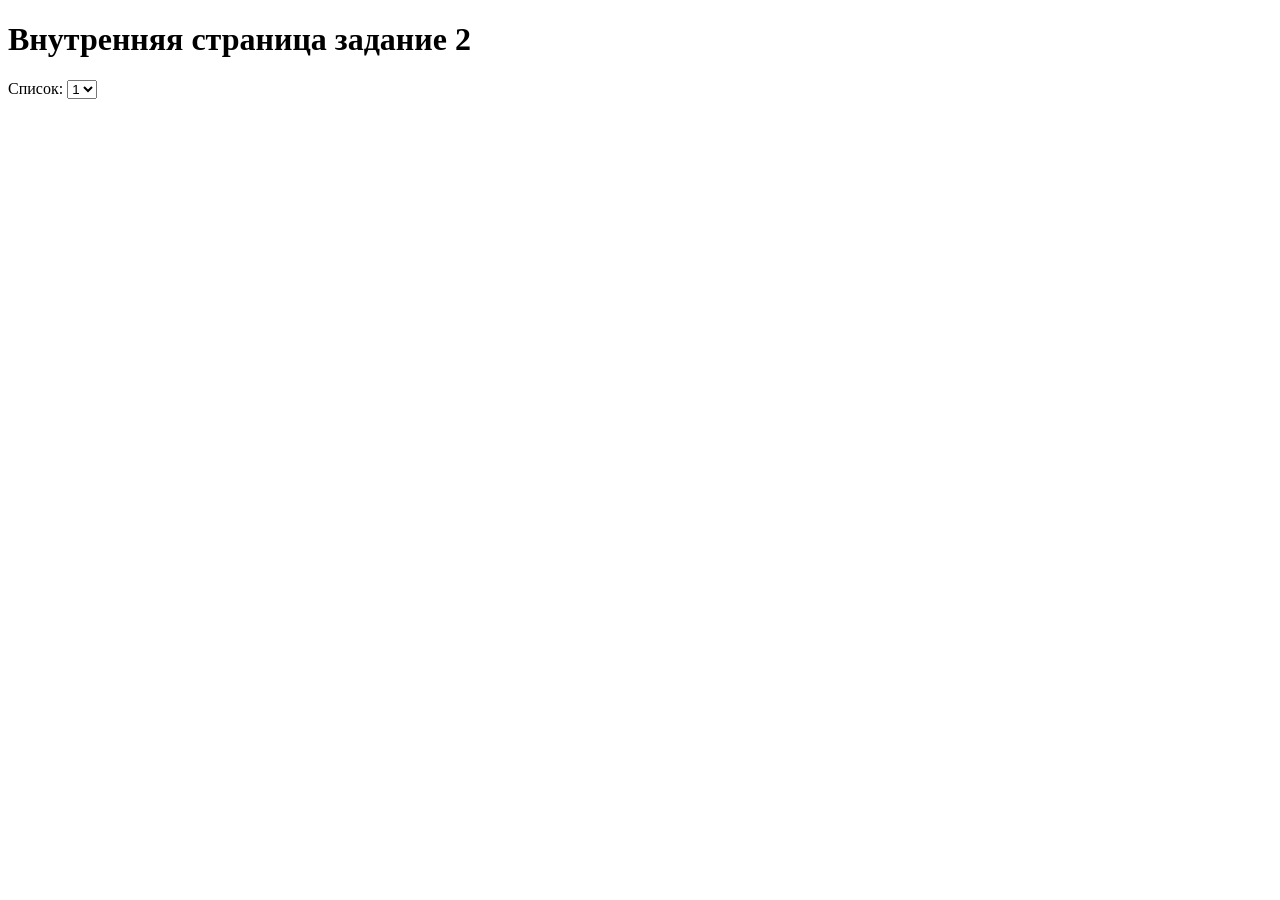
<file: index.html>
<!DOCTYPE html>
<html lang="ru">
<head>
    <meta charset="UTF-8">
    <meta name="viewport" content="width=device-width, initial-scale=1.0">
    <title>Внутренняя страница</title>
</head>
<body>
    <h1>Внутренняя страница задание 2</h1>
        <label>
            Список:
            <select name="choose" id="choose">
                <option value="">1</option>
                <option value="">2</option>
                <option value="">3</option>
                <option value="">4</option>
                <option value="">5</option>
            </select><br>
        </label>
</body>
</html>
</file>
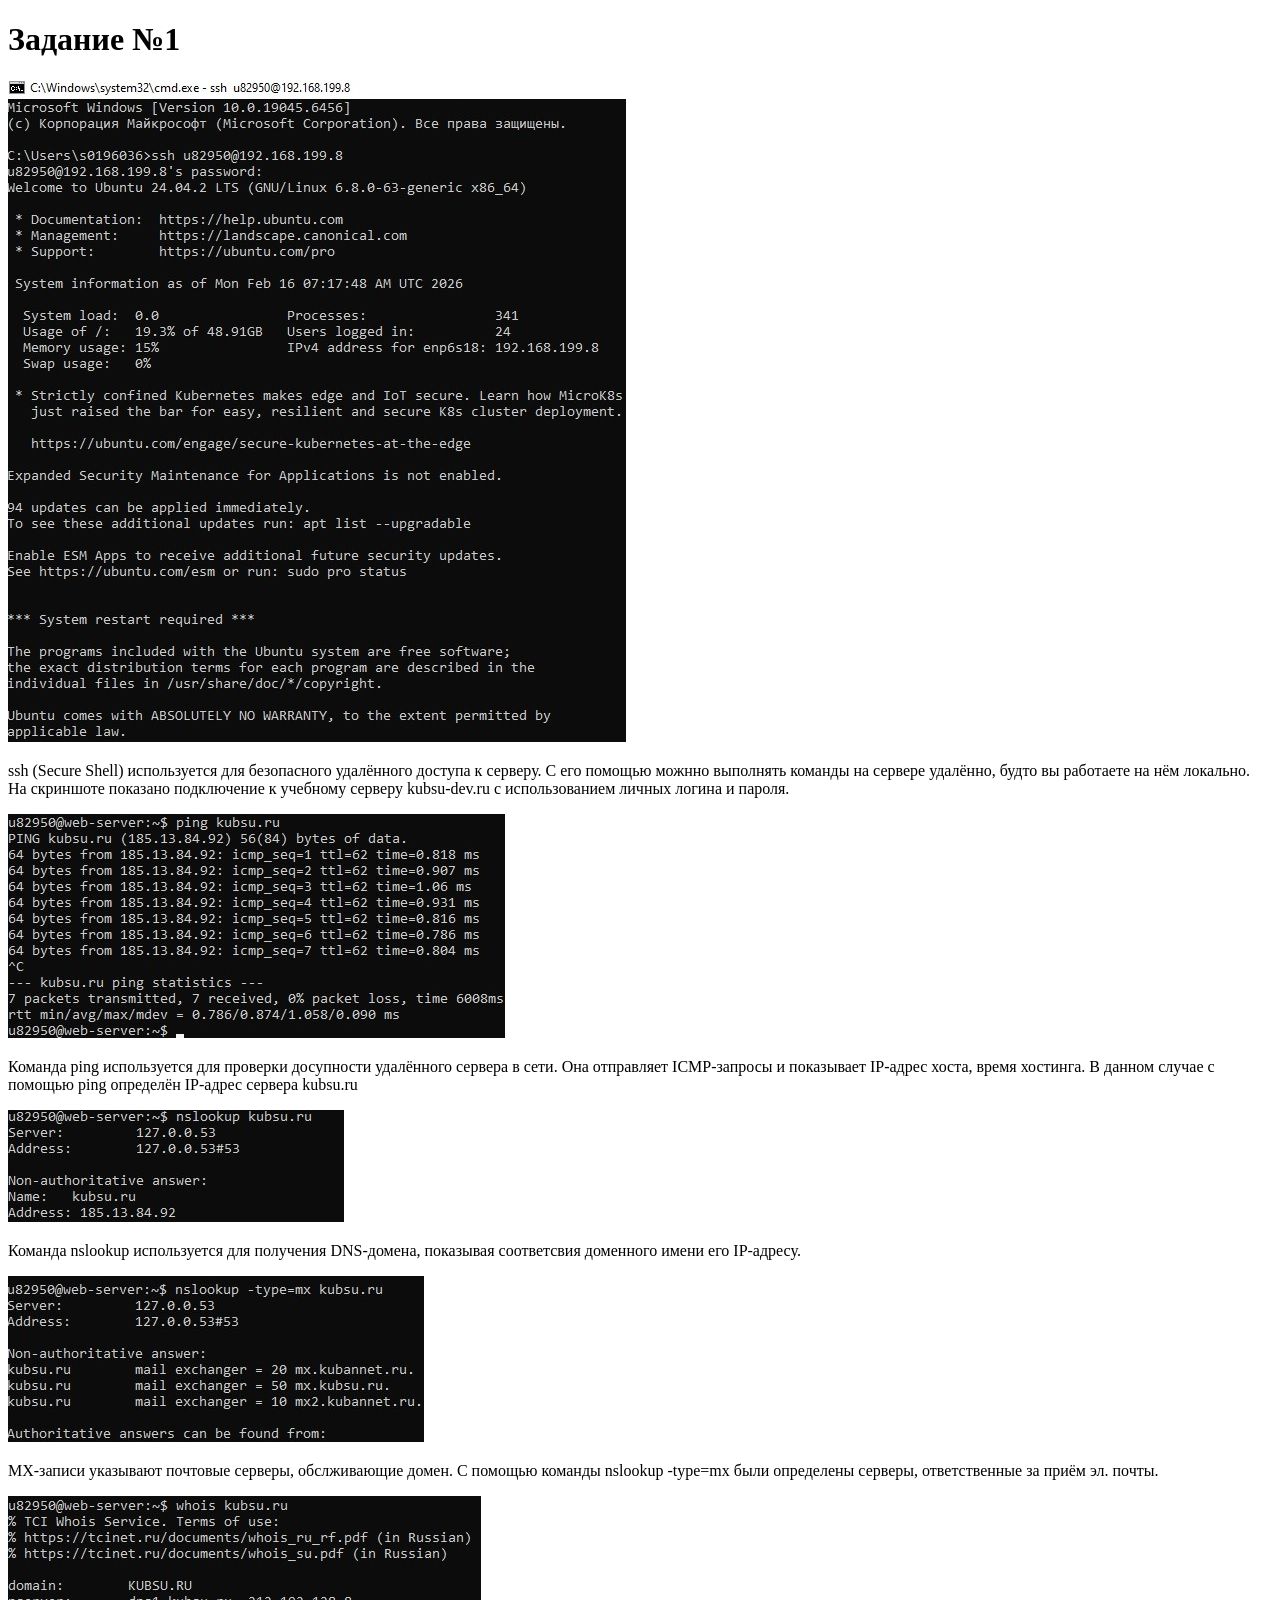
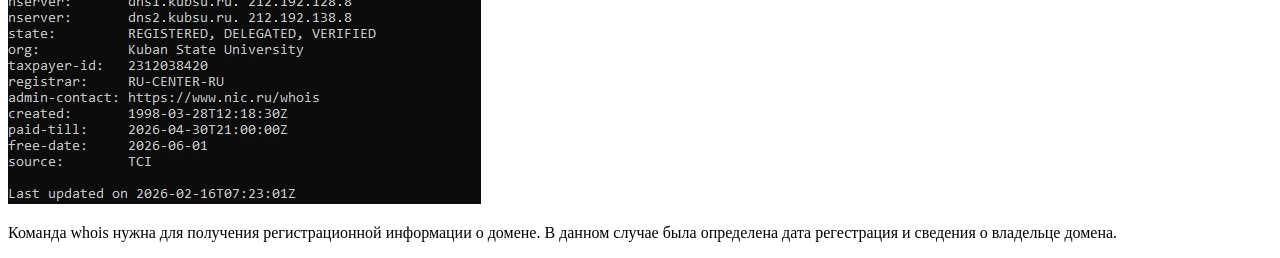
<file: lab1/index.html>
<!DOCTYPE html>
<html lang="en">
<head>
    <meta charset="UTF-8">
    <meta name="viewport" content="width=device-width, initial-scale=1.0">
    <title>Document</title>
</head>
<body>
    <h1>Задание №1</h1>
    <p><img src="1.jpg" alt=""></p>
    <p> ssh (Secure Shell) используется для безопасного удалённого доступа к серверу. 
        С его помощью можнно выполнять команды на сервере удалённо, будто вы работаете на нём локально. 
        На скриншоте показано подключение к учебному серверу kubsu-dev.ru с использованием личных логина и пароля.</p>
    <p><img src="2.jpg" alt=""></p>
      <p> Команда ping используется для проверки досупности удалённого сервера в сети.
        Она отправляет ICMP-запросы и показывает IP-адрес хоста, время хостинга.
        В данном случае с помощью ping определён IP-адрес сервера kubsu.ru </p>
    <p><img src="3.jpg" alt=""></p>
    <p> Команда nslookup используется для получения DNS-домена, показывая соответсвия доменного имени его IP-адресу.</p>
    <p><img src="4.jpg" alt=""></p>
    <p> MX-записи указывают почтовые серверы, обслживающие домен. 
        С помощью команды nslookup -type=mx были определены серверы, ответственные за приём эл. почты.    </p>
    <img src="5.jpg" alt="">
    <p> Команда whois нужна для получения регистрационной информации о домене. 
        В данном случае была определена дата регестрация и сведения о владельце домена.</p>
</body>
</html>
</file>
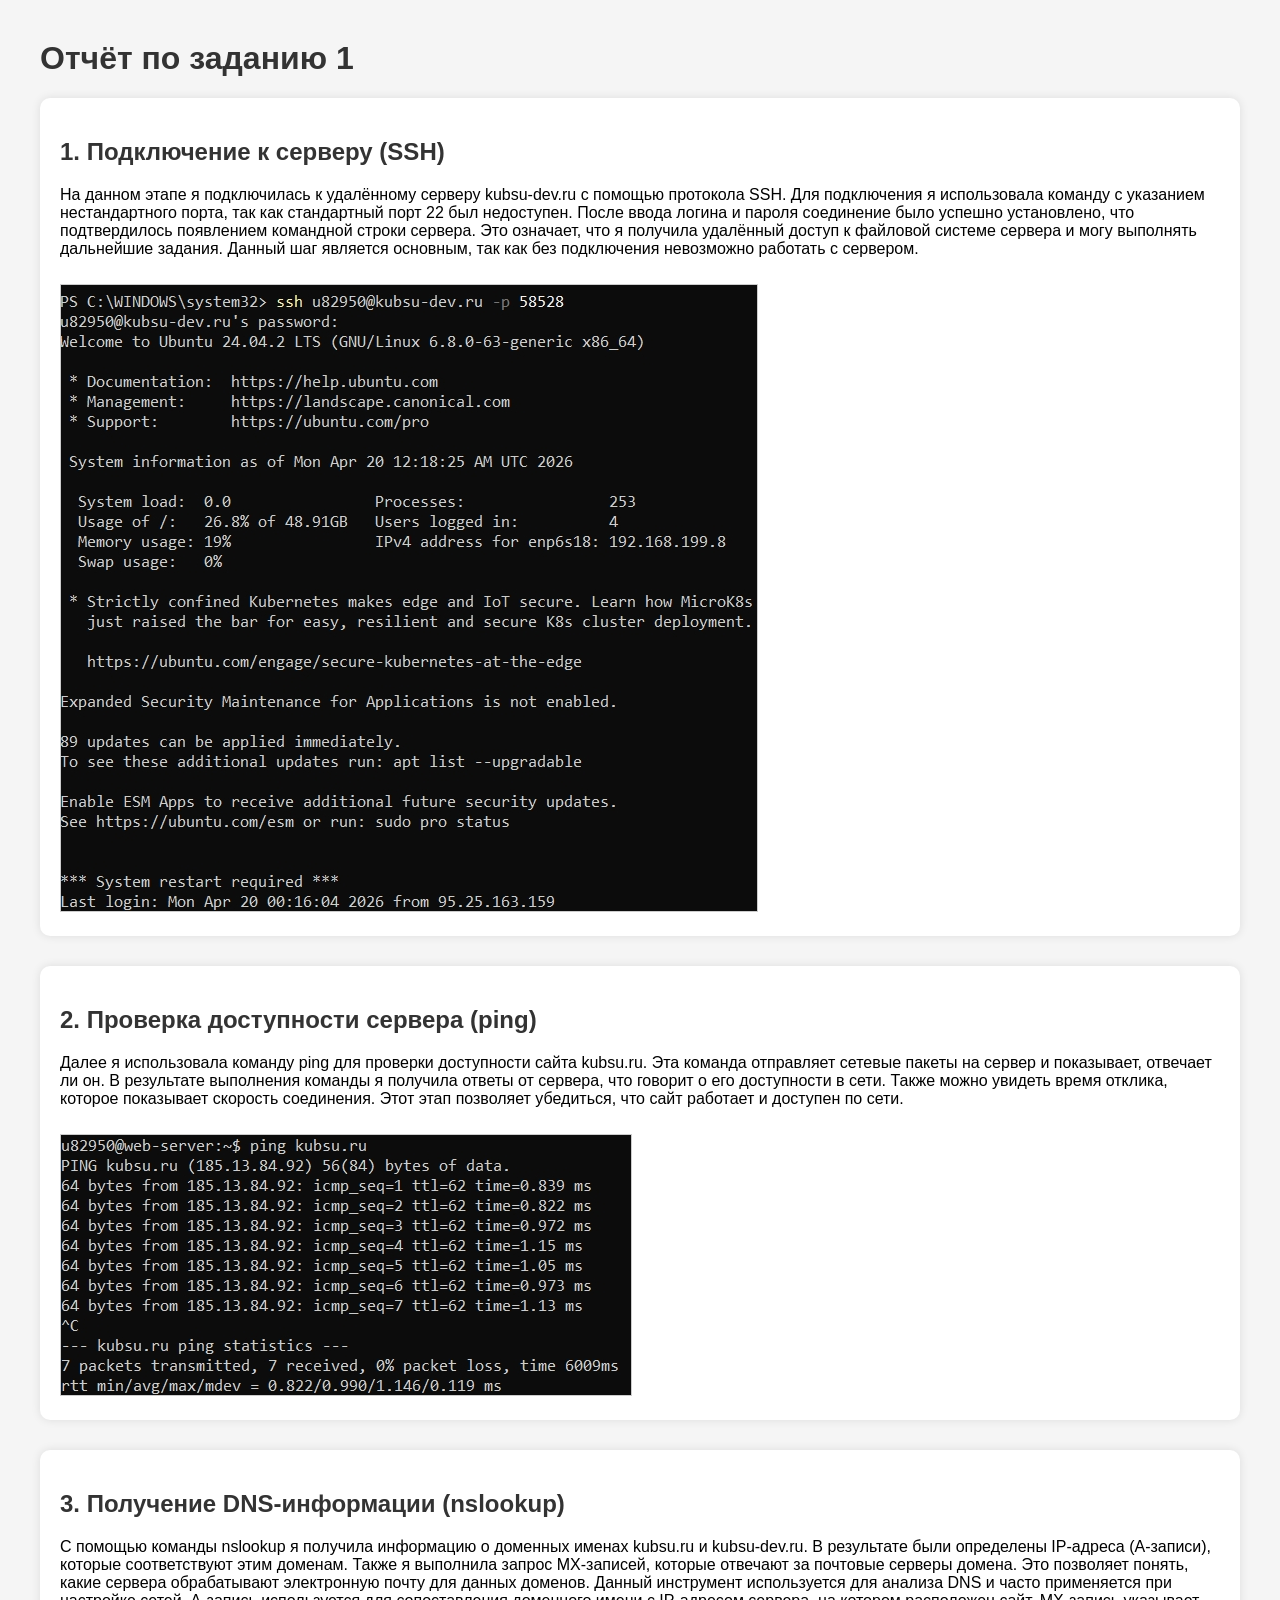
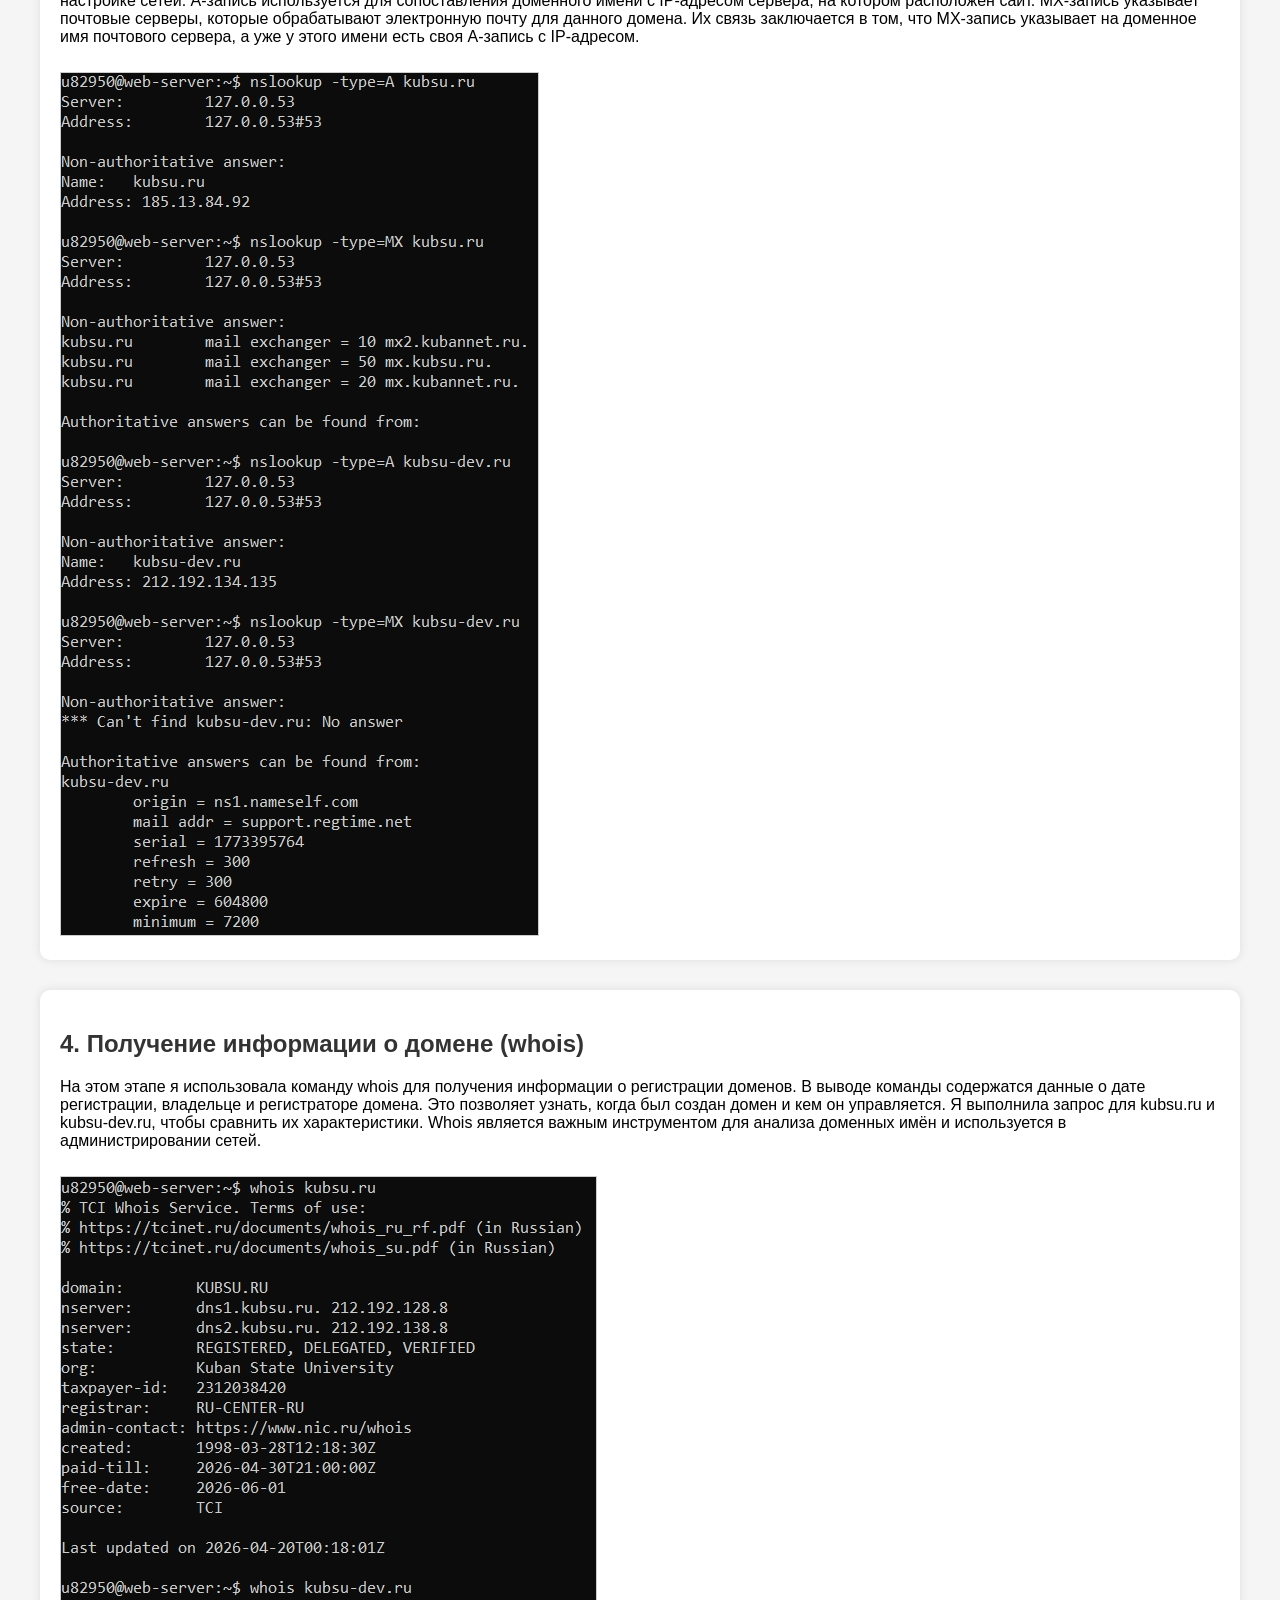
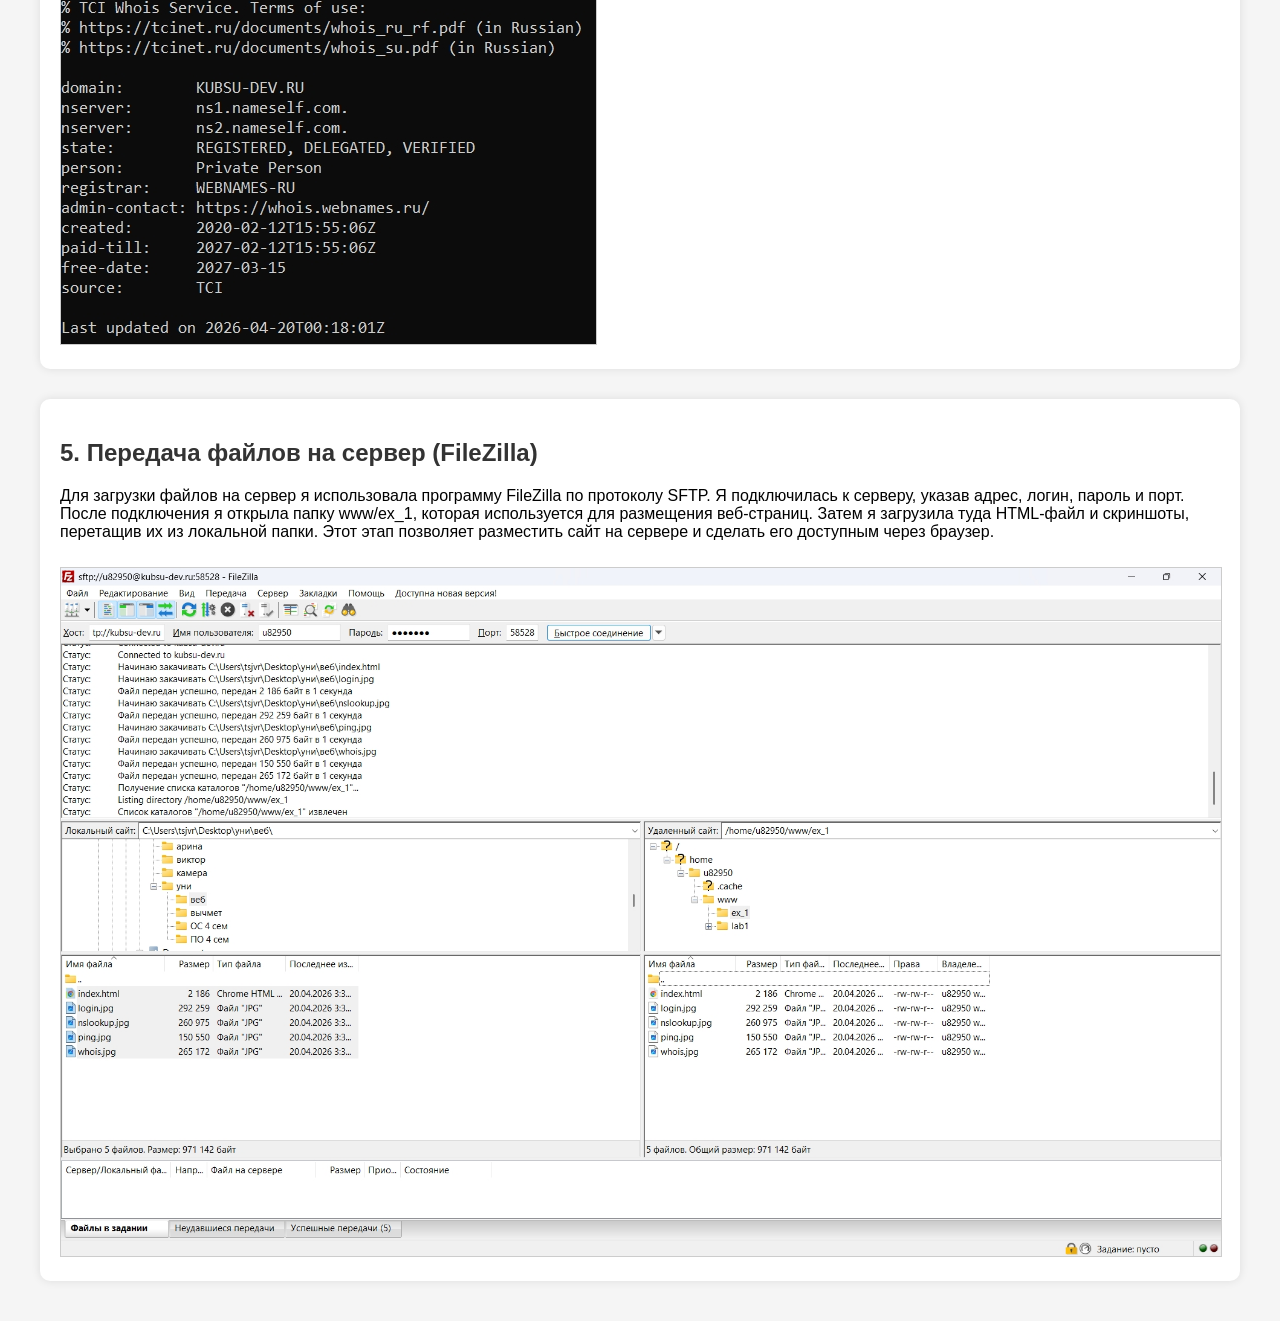
<file: веб/index.html>
<!DOCTYPE html>
<html lang="ru">
<head>
    <meta charset="UTF-8">
    <title>Отчёт по заданию 1</title>
    <style>
        body {
            font-family: Arial, sans-serif;
            margin: 40px;
            background-color: #f5f5f5;
        }
        h1, h2 {
            color: #333;
        }
        .block {
            background: white;
            padding: 20px;
            margin-bottom: 30px;
            border-radius: 10px;
            box-shadow: 0 0 10px rgba(0,0,0,0.1);
        }
        img {
            max-width: 100%;
            margin-top: 10px;
            border: 1px solid #ccc;
        }
    </style>
</head>
<body>

<h1>Отчёт по заданию 1</h1>

<div class="block">
    <h2>1. Подключение к серверу (SSH)</h2>
    <p>
        На данном этапе я подключилась к удалённому серверу kubsu-dev.ru с помощью протокола SSH.
        Для подключения я использовала команду с указанием нестандартного порта, так как стандартный порт 22 был недоступен.
        После ввода логина и пароля соединение было успешно установлено, что подтвердилось появлением командной строки сервера.
        Это означает, что я получила удалённый доступ к файловой системе сервера и могу выполнять дальнейшие задания.
        Данный шаг является основным, так как без подключения невозможно работать с сервером.
    </p>
    <img src="login.jpg" alt="SSH подключение">
</div>

<div class="block">
    <h2>2. Проверка доступности сервера (ping)</h2>
    <p>
        Далее я использовала команду ping для проверки доступности сайта kubsu.ru.
        Эта команда отправляет сетевые пакеты на сервер и показывает, отвечает ли он.
        В результате выполнения команды я получила ответы от сервера, что говорит о его доступности в сети.
        Также можно увидеть время отклика, которое показывает скорость соединения.
        Этот этап позволяет убедиться, что сайт работает и доступен по сети.
    </p>
    <img src="ping.jpg" alt="Ping kubsu.ru">
</div>

<div class="block">
    <h2>3. Получение DNS-информации (nslookup)</h2>
    <p>
        С помощью команды nslookup я получила информацию о доменных именах kubsu.ru и kubsu-dev.ru.
        В результате были определены IP-адреса (A-записи), которые соответствуют этим доменам.
        Также я выполнила запрос MX-записей, которые отвечают за почтовые серверы домена.
        Это позволяет понять, какие сервера обрабатывают электронную почту для данных доменов.
        Данный инструмент используется для анализа DNS и часто применяется при настройке сетей.
        A-запись используется для сопоставления доменного имени с IP-адресом сервера, на котором
        расположен сайт. MX-запись указывает почтовые серверы, которые обрабатывают электронную 
        почту для данного домена. Их связь заключается в том, что MX-запись указывает на доменное
        имя почтового сервера, а уже у этого имени есть своя A-запись с IP-адресом.
    </p>
    <img src="nslookup.jpg" alt="nslookup">
</div>

<div class="block">
    <h2>4. Получение информации о домене (whois)</h2>
    <p>
        На этом этапе я использовала команду whois для получения информации о регистрации доменов.
        В выводе команды содержатся данные о дате регистрации, владельце и регистраторе домена.
        Это позволяет узнать, когда был создан домен и кем он управляется.
        Я выполнила запрос для kubsu.ru и kubsu-dev.ru, чтобы сравнить их характеристики.
        Whois является важным инструментом для анализа доменных имён и используется в администрировании сетей.
    </p>
    <img src="whois.jpg" alt="whois">
</div>

<div class="block">
    <h2>5. Передача файлов на сервер (FileZilla)</h2>
    <p>
        Для загрузки файлов на сервер я использовала программу FileZilla по протоколу SFTP.
        Я подключилась к серверу, указав адрес, логин, пароль и порт.
        После подключения я открыла папку www/ex_1, которая используется для размещения веб-страниц.
        Затем я загрузила туда HTML-файл и скриншоты, перетащив их из локальной папки.
        Этот этап позволяет разместить сайт на сервере и сделать его доступным через браузер.
    </p>
    <img src="filezilla.jpg" alt="FileZilla">
</div>

</body>
</html>
</file>
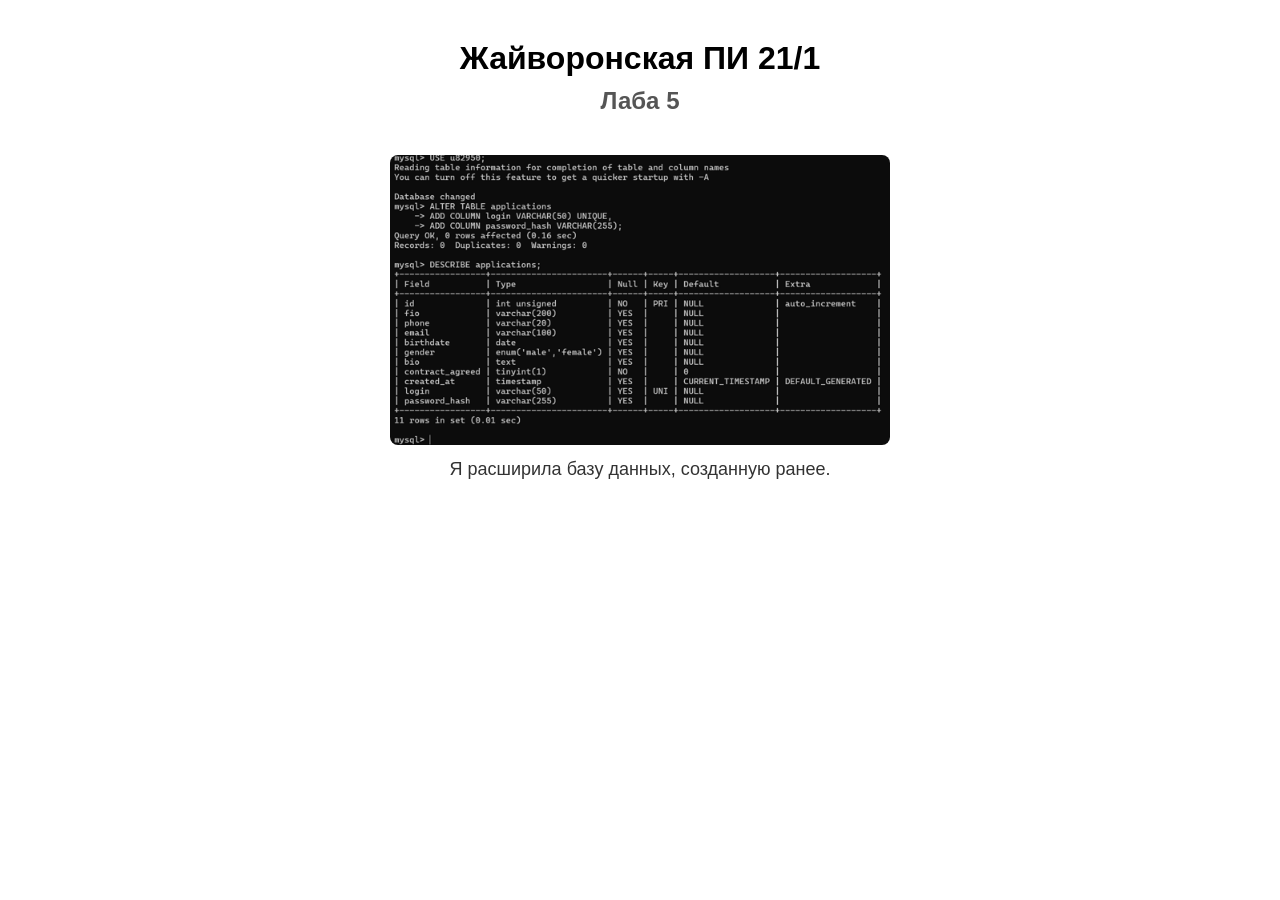
<file: отчёт л5/index.html>
<!DOCTYPE html>
<html lang="ru">
<head>
    <meta charset="UTF-8">
    <title>Лаба 5</title>
    <style>
        body {
            font-family: Arial, sans-serif;
            text-align: center;
            margin: 40px;
        }
        h1 {
            margin-bottom: 10px;
        }
        h2 {
            margin-top: 0;
            color: #555;
        }
        img {
            max-width: 500px;
            width: 100%;
            height: auto;
            margin-top: 20px;
            border-radius: 8px;
        }
        .caption {
            margin-top: 10px;
            font-size: 18px;
            color: #333;
        }
    </style>
</head>
<body>

    <h1>Жайворонская ПИ 21/1</h1>
    <h2>Лаба 5</h2>

    <img src="image.png" alt="Картинка">

    <div class="caption">
        Я расширила базу данных, созданную ранее.
    </div>

</body>
</html>
</file>
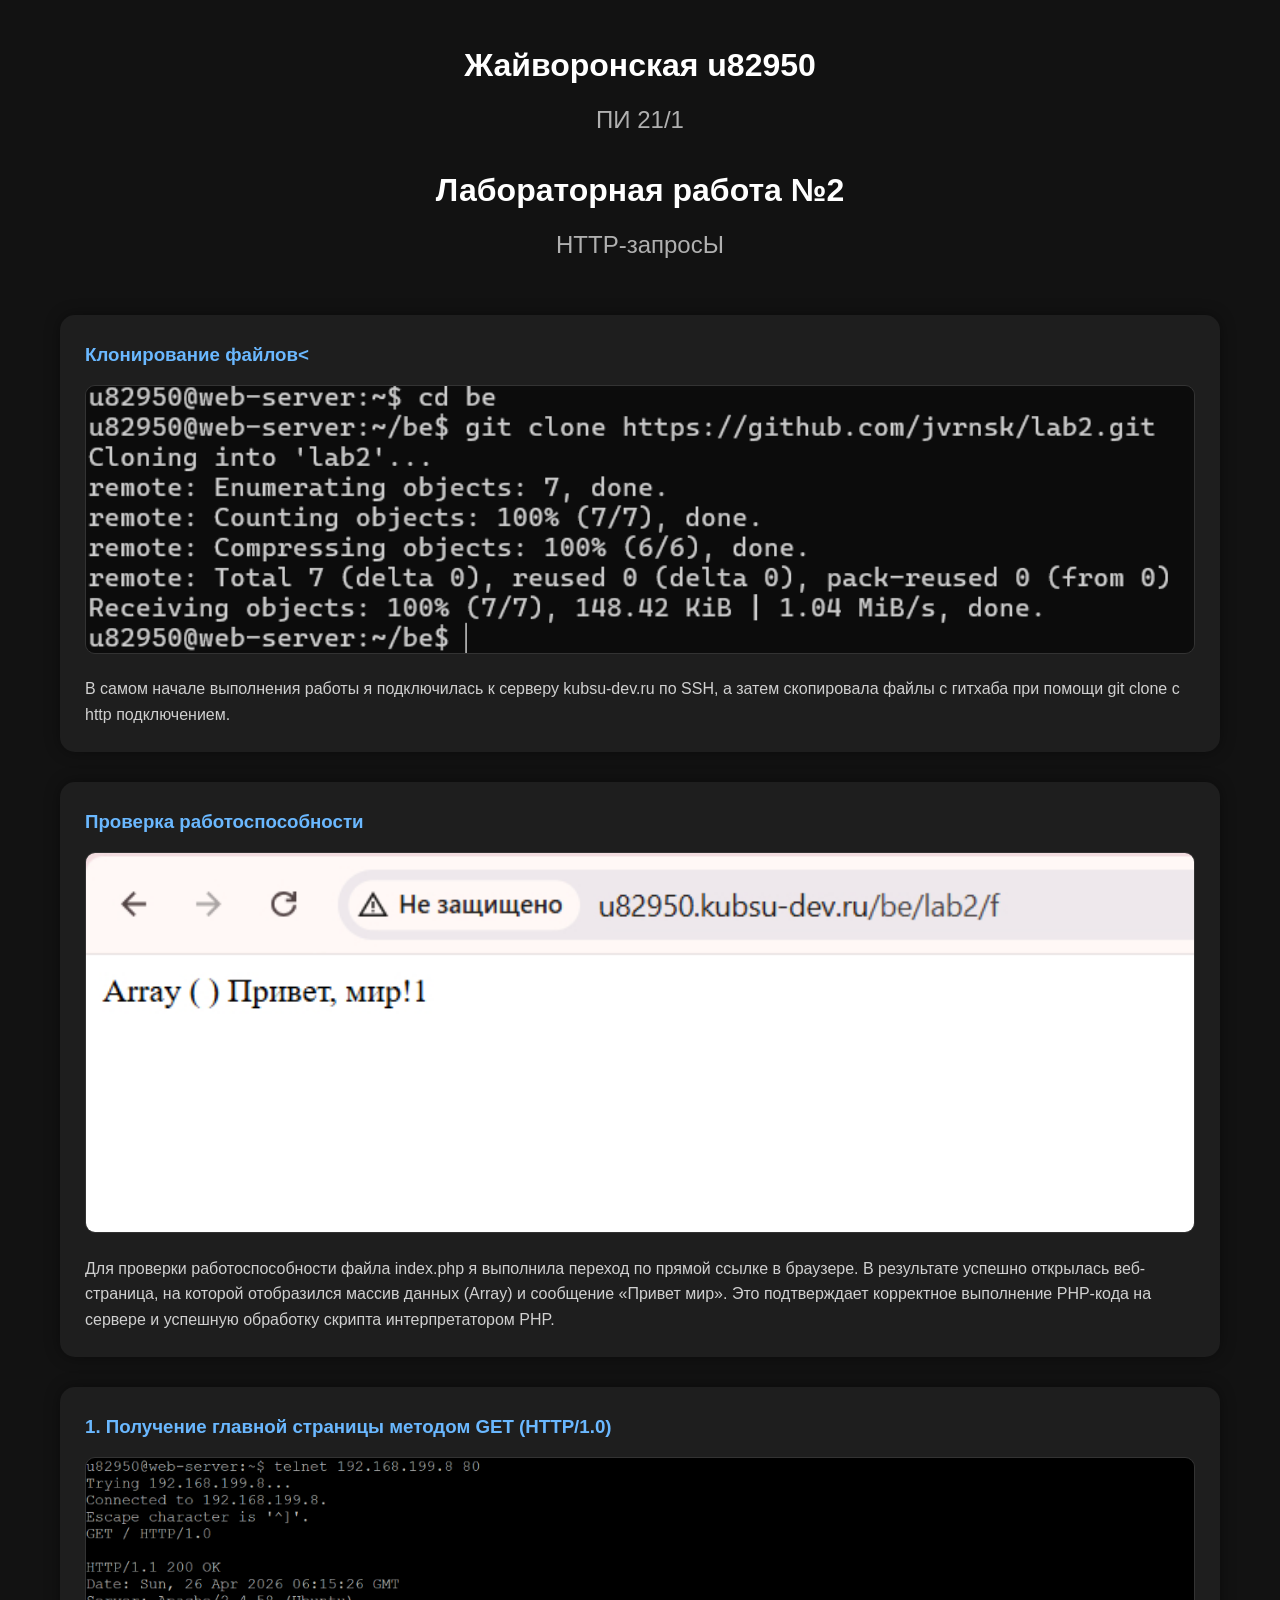
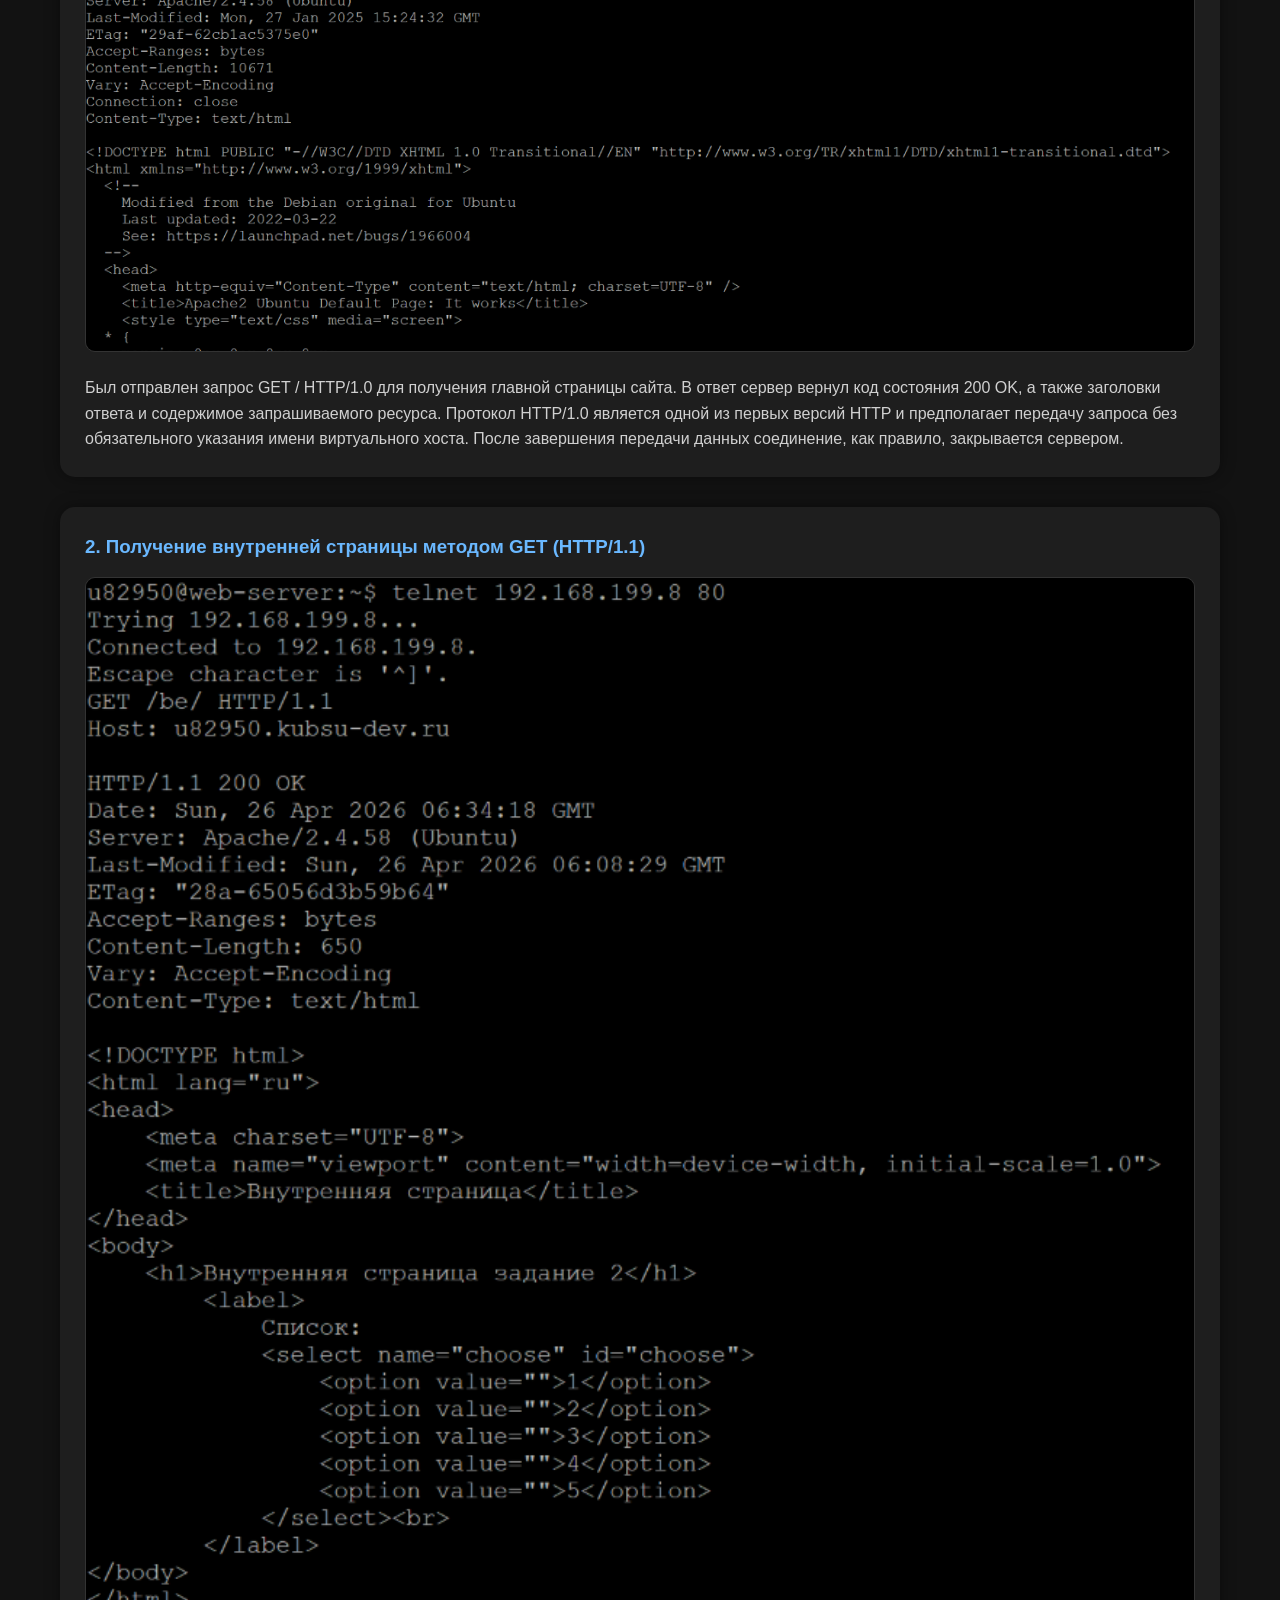
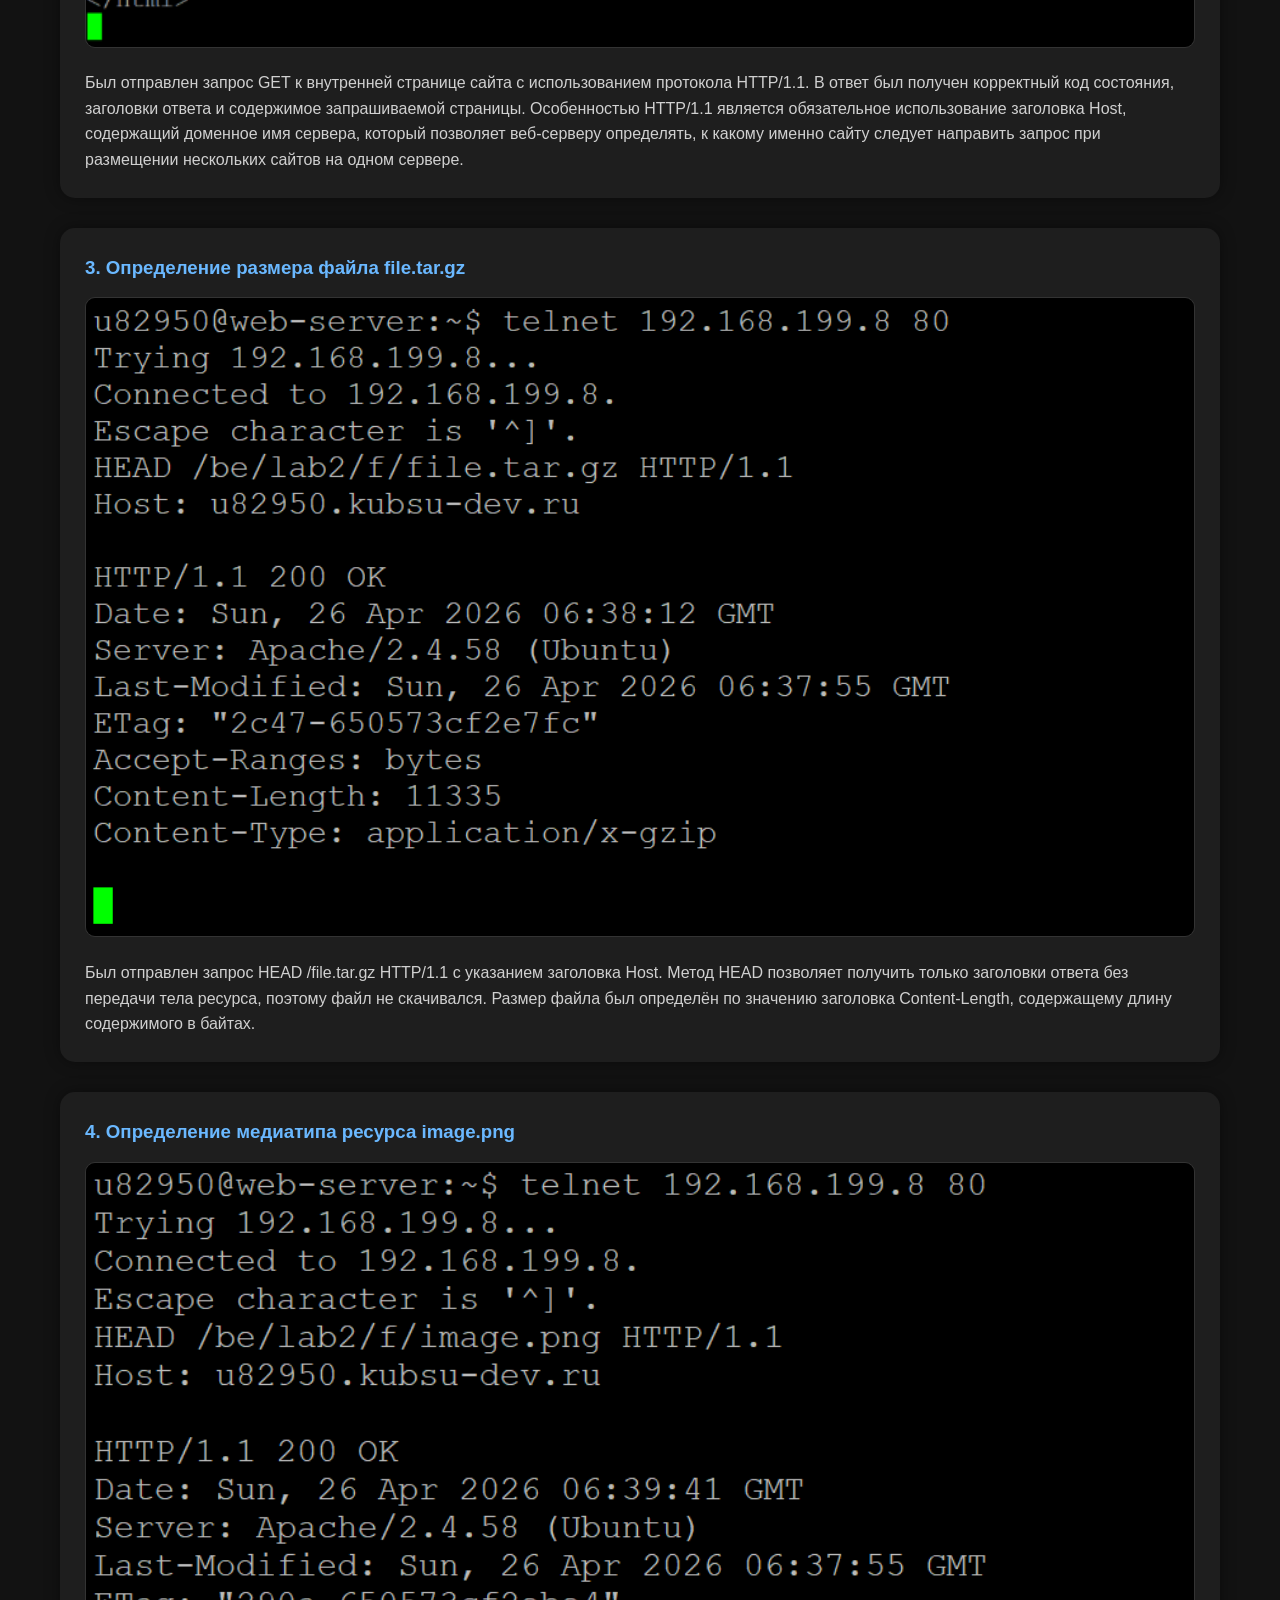
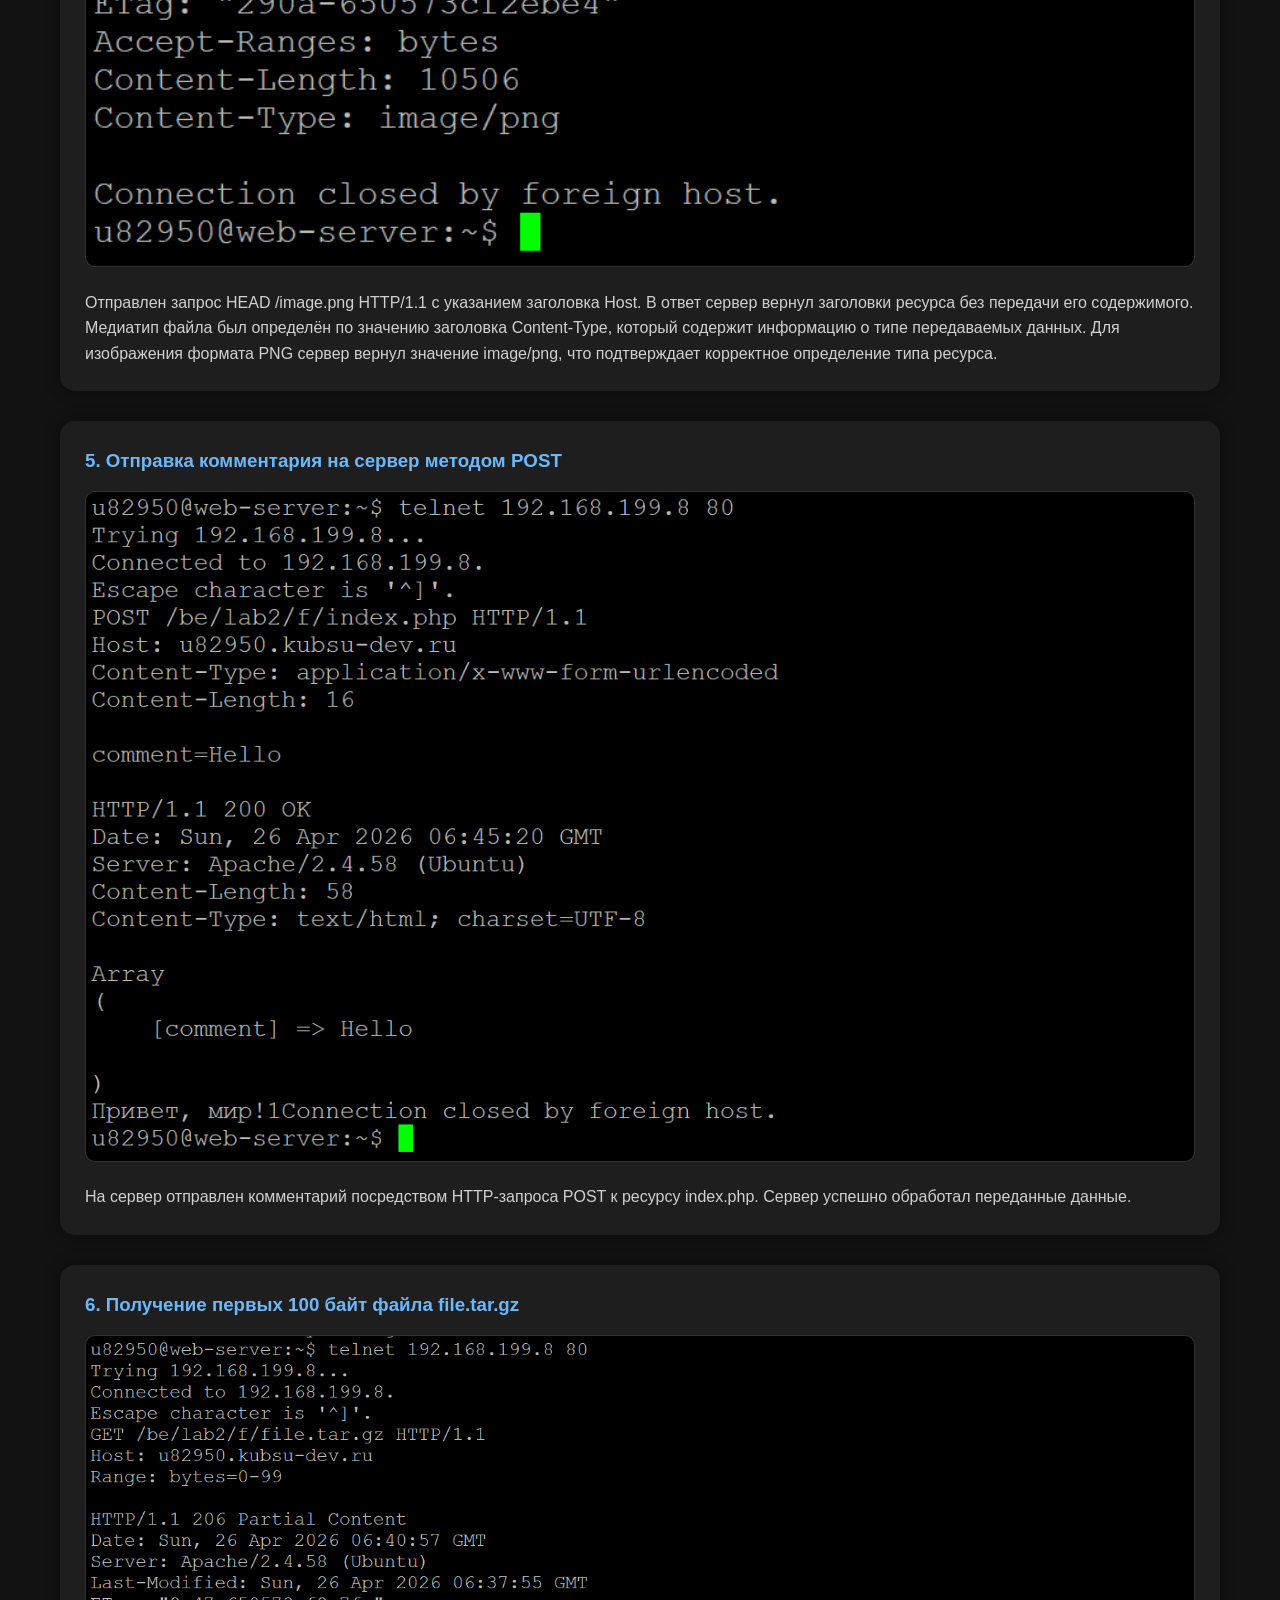
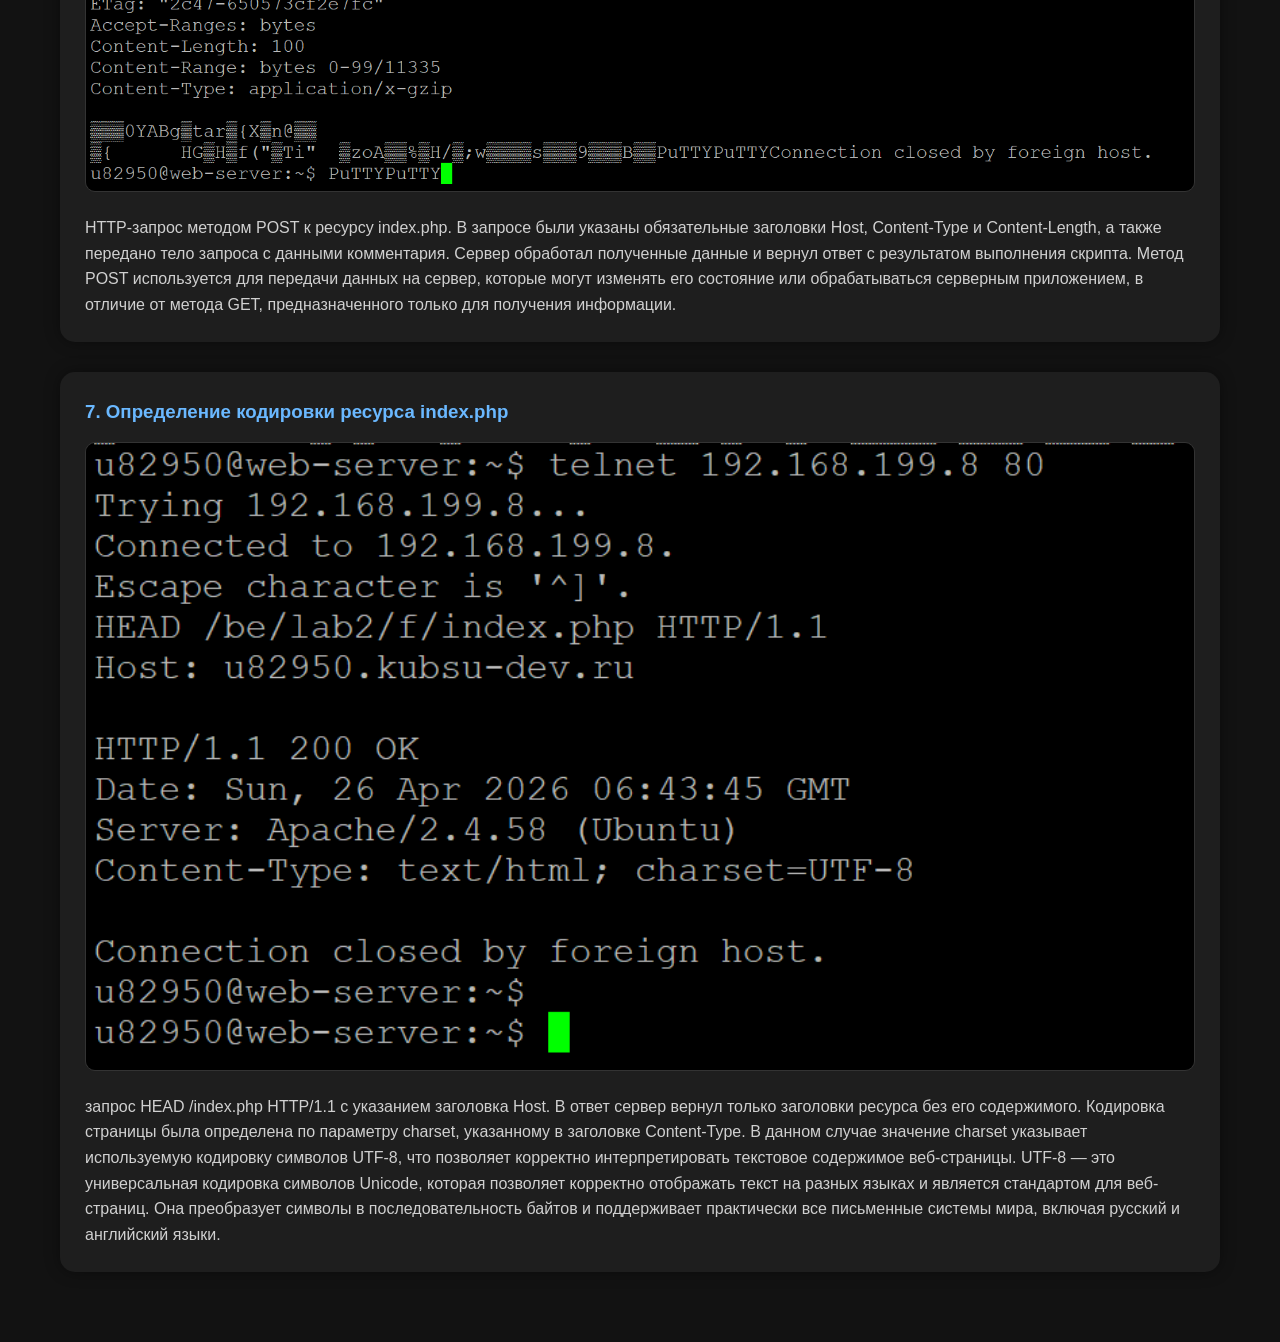
<file: lab2/a/index.html>
<!DOCTYPE html>
<html lang="ru">
<head>
<meta charset="UTF-8">
<meta name="viewport" content="width=device-width, initial-scale=1.0">
<title>Отчёт</title>

<style>
* {
    margin: 0;
    padding: 0;
    box-sizing: border-box;
}

body {
    background: #121212;
    color: #e0e0e0;
    font-family: "Segoe UI", Arial, sans-serif;
    line-height: 1.6;
}

.container {
    max-width: 1200px;
    margin: auto;
    padding: 40px 20px;
}

header {
    text-align: center;
    margin-bottom: 50px;
}

header h1 {
    color: #ffffff;
    margin-bottom: 10px;
}

header h2 {
    color: #b0b0b0;
    font-weight: normal;
}

.card {
    background: #1e1e1e;
    border-radius: 15px;
    padding: 25px;
    margin-bottom: 30px;
    box-shadow: 0 0 15px rgba(0,0,0,0.4);
}

.card h3 {
    color: #6ab8ff;
    margin-bottom: 15px;
}

.card img {
    width: 100%;
    border-radius: 10px;
    border: 1px solid #333;
    margin-bottom: 15px;
}

.description {
    color: #d0d0d0;
}

footer {
    text-align: center;
    margin-top: 40px;
    color: #888;
}
</style>

</head>
<body>

<div class="container">

<header>
    <h1>Жайворонская u82950</h1>
    <h2>ПИ 21/1</h2>
    <br>
    <h1>Лабораторная работа №2</h1>
    <h2>HTTP-запросЫ</h2>
</header>

<div class="card">
    <h3>Клонирование файлов<</h3>
    <img src="git.png" alt="Шаг 1">
    <div class="description">
        В самом начале выполнения работы я подключилась к серверу kubsu-dev.ru по SSH, а затем скопировала файлы с гитхаба при помощи git clone с http подключением.
    </div>
</div>


<div class="card">
    <h3>Проверка работоспособности</h3>
    <img src="check.jpg" alt="Шаг 1">
    <div class="description">
        Для проверки работоспособности файла index.php я выполнила переход по прямой ссылке в браузере. 
        В результате успешно открылась веб-страница, на которой отобразился массив данных (Array) и сообщение «Привет мир». 
        Это подтверждает корректное выполнение PHP-кода на сервере и успешную обработку скрипта интерпретатором PHP.
    </div>
</div>

<div class="card">
    <h3>1. Получение главной страницы методом GET (HTTP/1.0)</h3>
    <img src="1.png" alt="Шаг 1">
    <div class="description">
        Был отправлен запрос GET / HTTP/1.0 для получения главной страницы сайта. В ответ сервер вернул код состояния 200 OK, а также заголовки ответа и содержимое 
        запрашиваемого ресурса. Протокол HTTP/1.0 является одной из первых версий HTTP и предполагает передачу запроса без обязательного указания имени виртуального 
        хоста. После завершения передачи данных соединение, как правило, закрывается сервером.
    </div>
</div>

<div class="card">
    <h3>2. Получение внутренней страницы методом GET (HTTP/1.1)</h3>
    <img src="2.png" alt="Шаг 2">
    <div class="description">
        Был отправлен запрос GET к внутренней странице сайта с использованием протокола HTTP/1.1. В ответ был получен корректный код состояния, заголовки ответа и 
        содержимое запрашиваемой страницы. Особенностью HTTP/1.1 является обязательное использование заголовка Host, содержащий доменное имя сервера, который позволяет
        веб-серверу определять, к какому именно сайту следует направить запрос при размещении нескольких сайтов на одном сервере.
    </div>
</div>

<div class="card">
    <h3>3. Определение размера файла file.tar.gz</h3>
    <img src="3.png" alt="Шаг 3">
    <div class="description">
        Был отправлен запрос HEAD /file.tar.gz HTTP/1.1 с указанием заголовка Host. Метод HEAD позволяет получить только заголовки ответа без передачи тела ресурса, 
        поэтому файл не скачивался. Размер файла был определён по значению заголовка Content-Length, содержащему длину содержимого в байтах.
    </div>
</div>

<div class="card">
    <h3>4. Определение медиатипа ресурса image.png</h3>
    <img src="4.png" alt="Шаг 4">
    <div class="description">
        Отправлен запрос HEAD /image.png HTTP/1.1 с указанием заголовка Host. В ответ сервер вернул заголовки ресурса без передачи его содержимого. Медиатип файла 
        был определён по значению заголовка Content-Type, который содержит информацию о типе передаваемых данных. Для изображения формата PNG сервер вернул значение 
        image/png, что подтверждает корректное определение типа ресурса.
    </div>
</div>

<div class="card">
    <h3>5. Отправка комментария на сервер методом POST</h3>
    <img src="5.png" alt="Шаг 5">
    <div class="description">
        На сервер отправлен комментарий посредством HTTP-запроса POST к ресурсу index.php. Сервер успешно обработал переданные данные.
    </div>
</div>

<div class="card">
    <h3>6. Получение первых 100 байт файла file.tar.gz</h3>
    <img src="6.png" alt="Шаг 6">
    <div class="description">
        HTTP-запрос методом POST к ресурсу index.php. В запросе были указаны обязательные заголовки Host, Content-Type и Content-Length, а также передано тело запроса 
        с данными комментария. Сервер обработал полученные данные и вернул ответ с результатом выполнения скрипта. Метод POST используется для передачи данных на сервер,
        которые могут изменять его состояние или обрабатываться серверным приложением, в отличие от метода GET, предназначенного только для получения информации.
    </div>
</div>

<div class="card">
    <h3>7. Определение кодировки ресурса index.php</h3>
    <img src="7.png" alt="Шаг 7">
    <div class="description">
        запрос HEAD /index.php HTTP/1.1 с указанием заголовка Host. В ответ сервер вернул только заголовки ресурса без его содержимого. Кодировка страницы была определена
        по параметру charset, указанному в заголовке Content-Type. В данном случае значение charset указывает используемую кодировку символов UTF-8, что 
        позволяет корректно интерпретировать текстовое содержимое веб-страницы.
        UTF-8 — это универсальная кодировка символов Unicode, которая позволяет корректно отображать текст на разных языках и является стандартом для веб-страниц. Она преобразует 
        символы в последовательность байтов и поддерживает практически все письменные системы мира, включая русский и английский языки.
    </div>
</div>


</body>
</html>
</file>
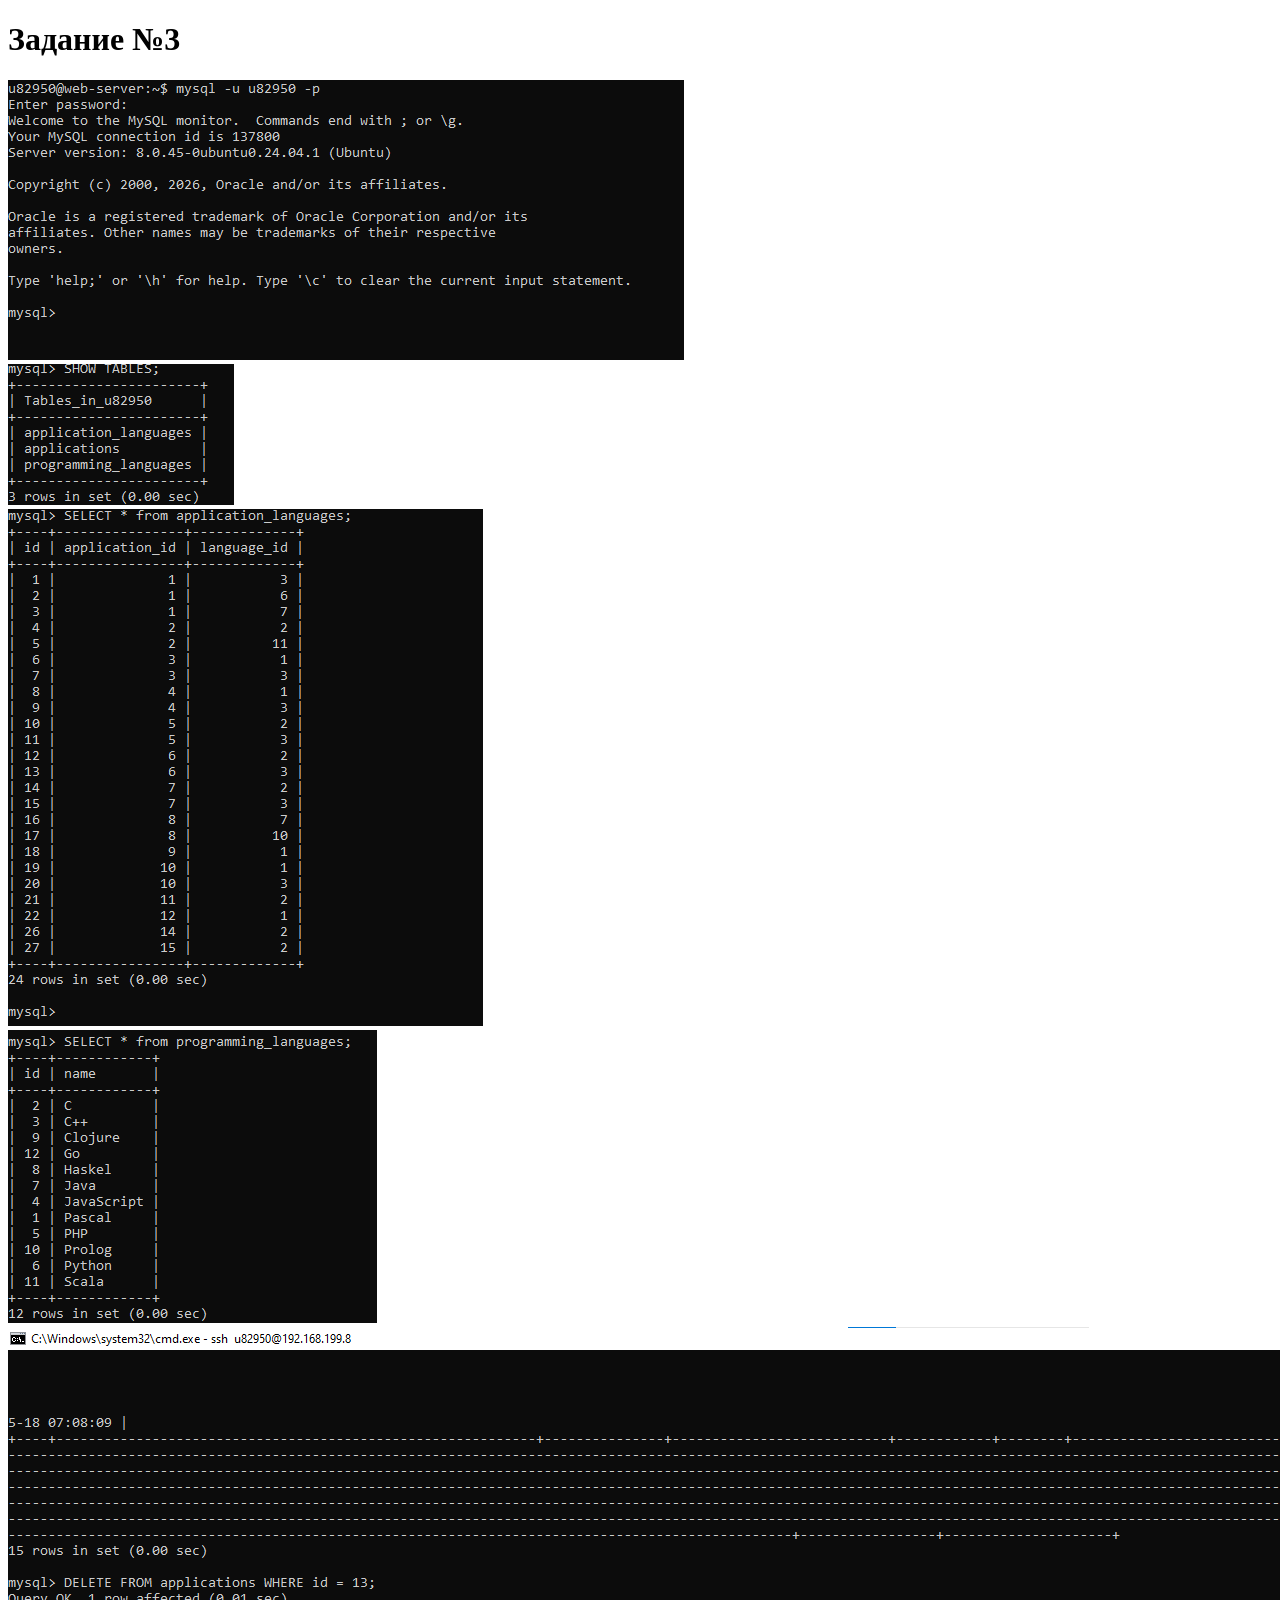
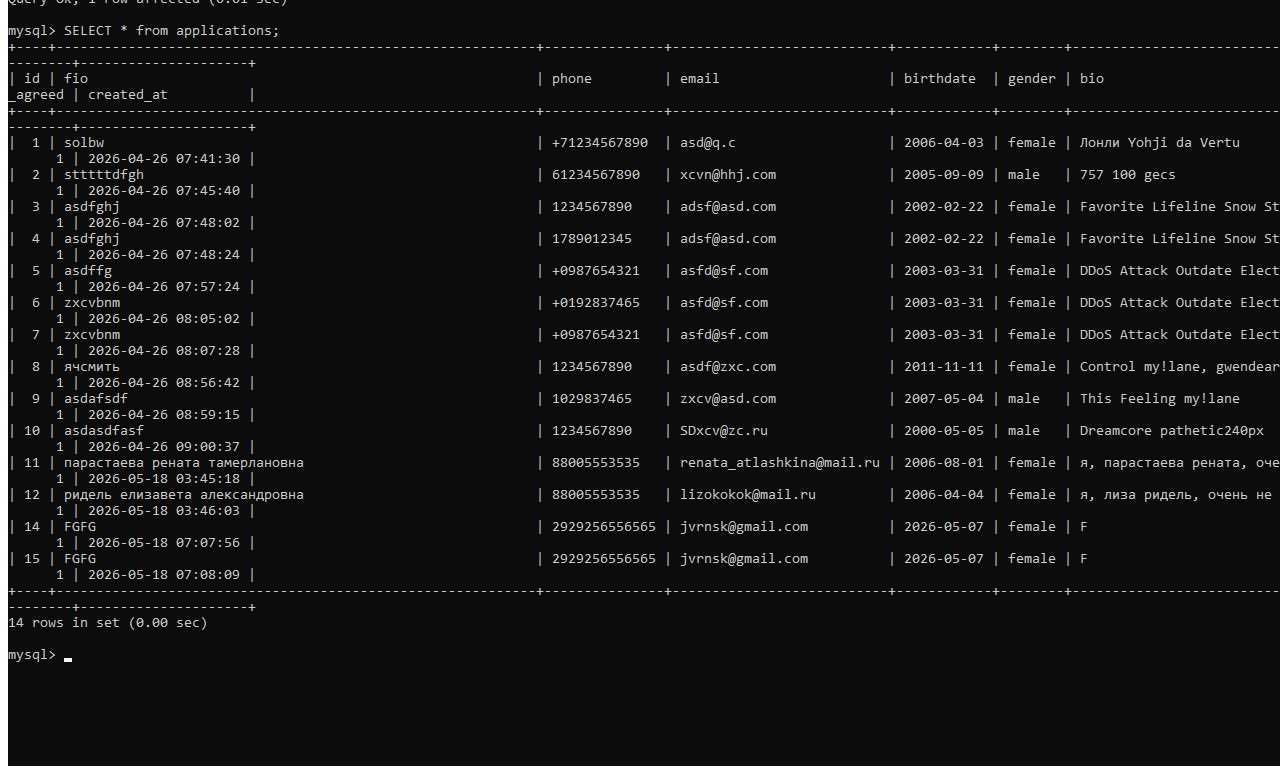
<file: lab3/бэкэнд/index.html>
<!DOCTYPE html>
<html lang="en">
<head>
    <meta charset="UTF-8">
    <meta name="viewport" content="width=device-width, initial-scale=1.0">
    <title>Document</title>
</head>
<body>
    <h1>Задание №3</h1>
    <img src ="login.png"/><br>
    <img src ="show.png"/><br>
    <img src ="ap_lang.png"/><br>
    <img src ="pr_lang.png"/><br>
    <img src ="бд.png"/><br>
</body>
</html>
</file>
